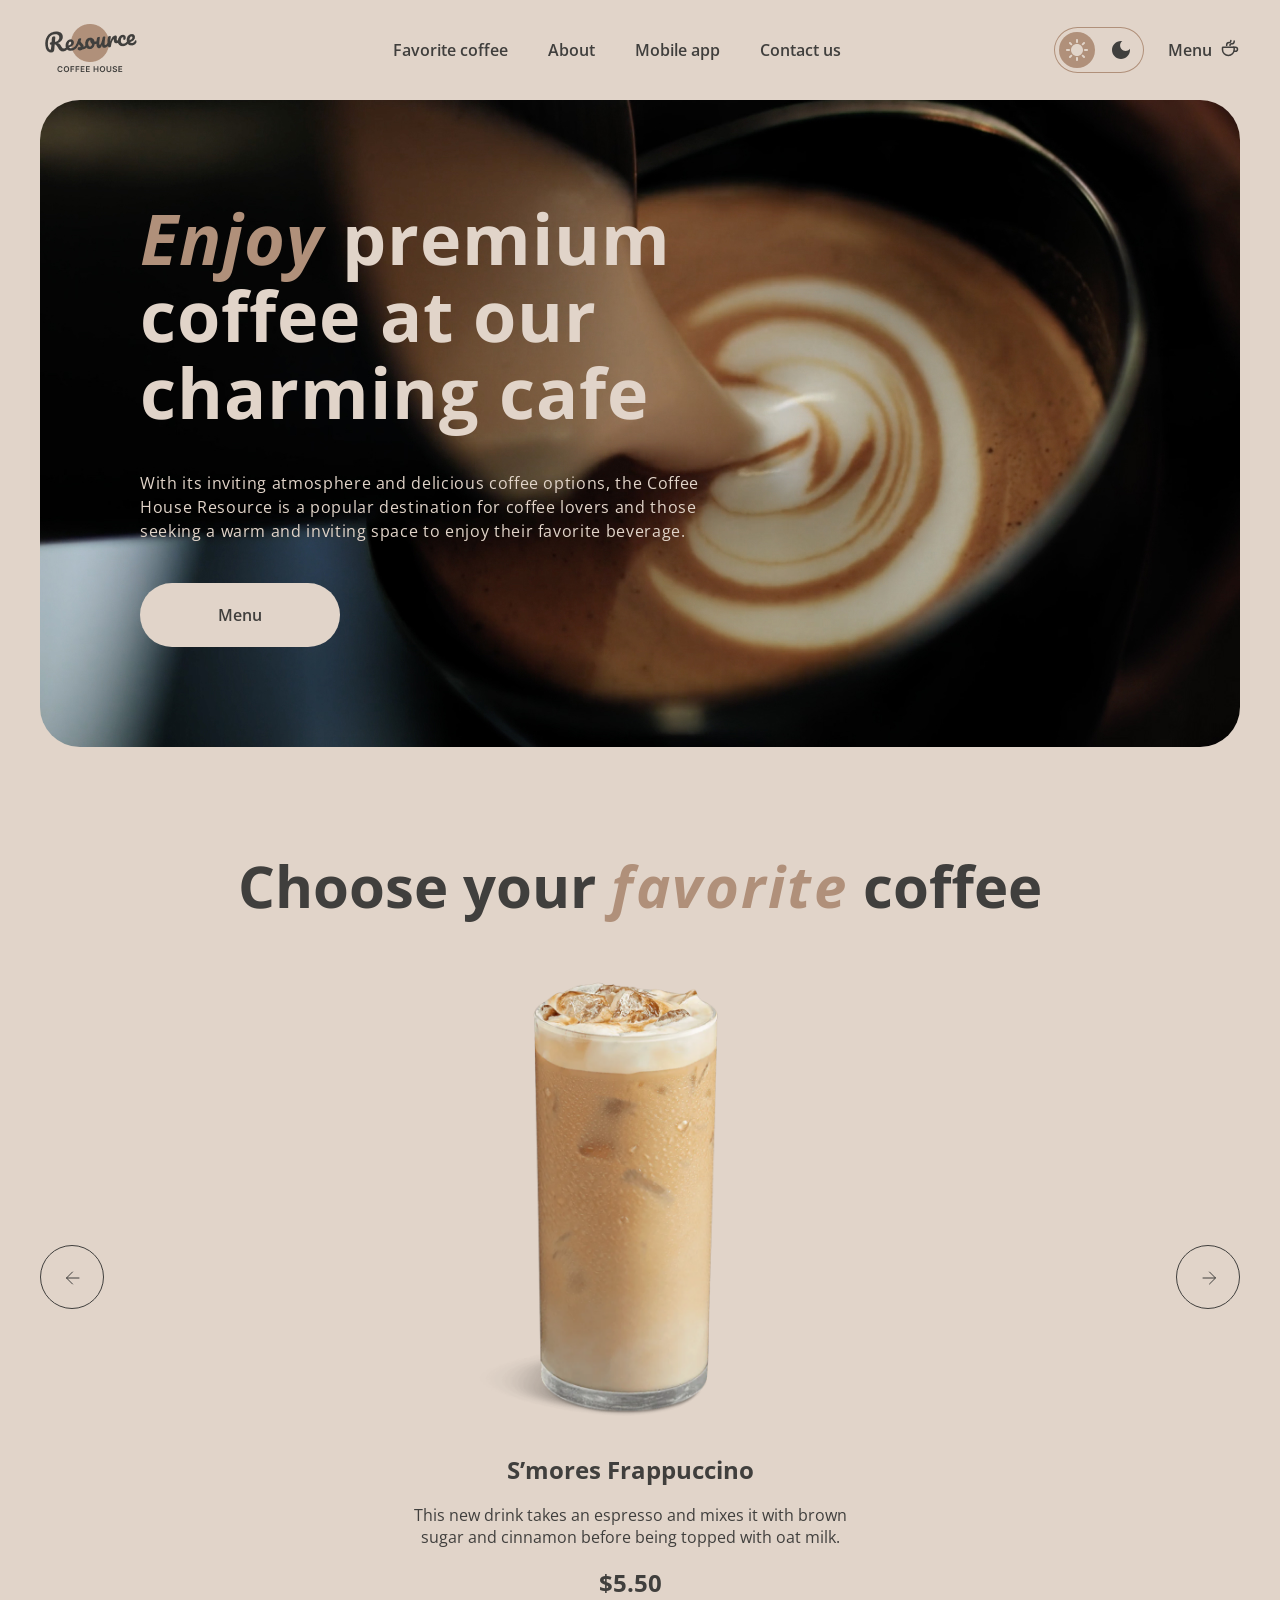
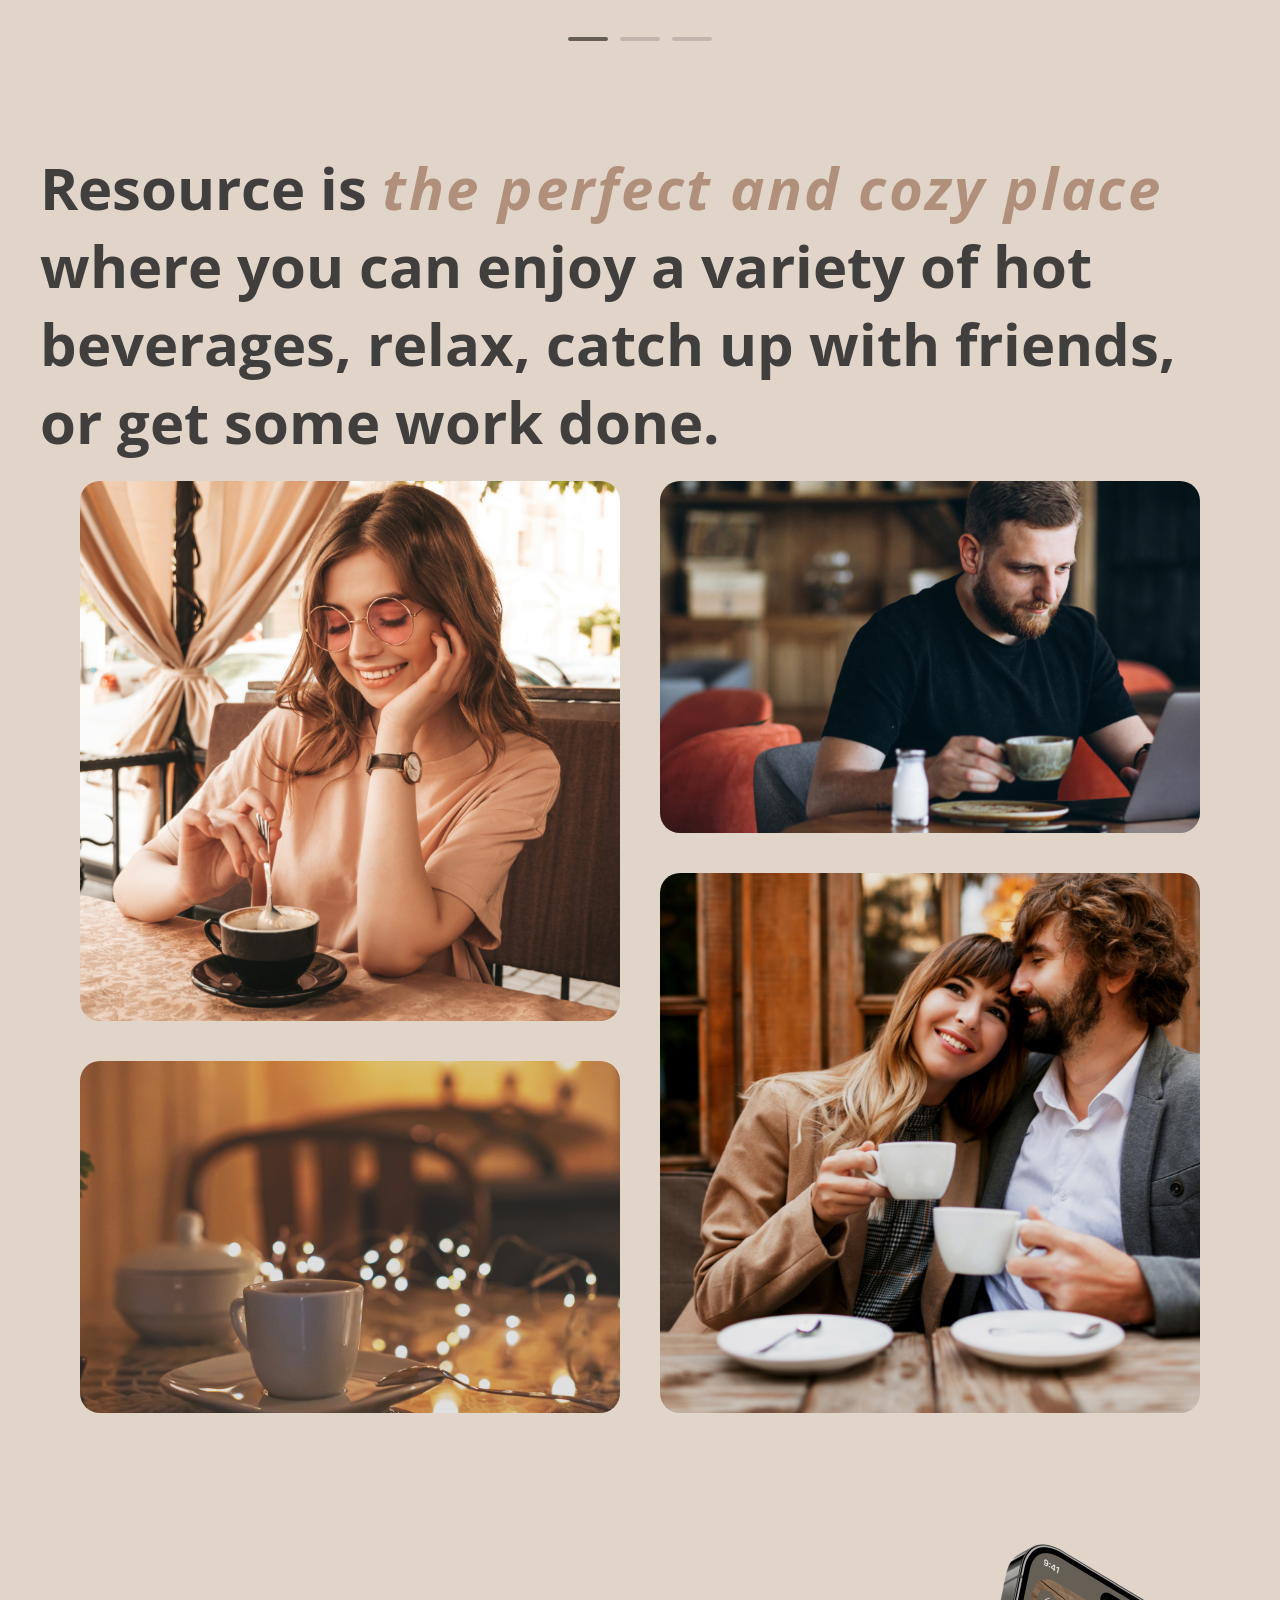
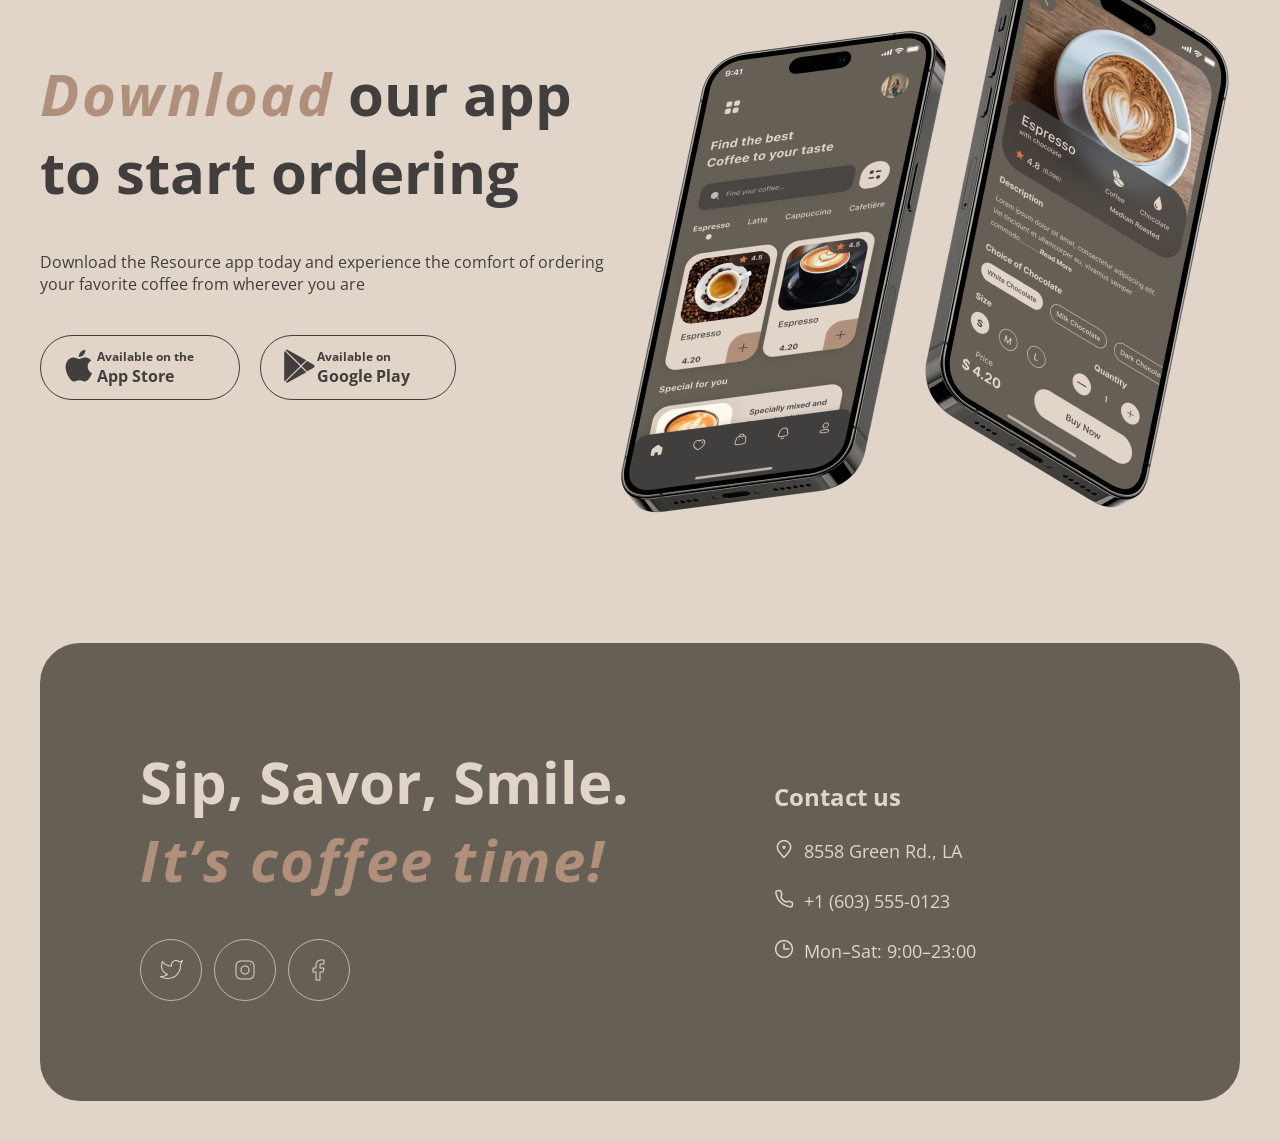
<file: index.html>
<!doctype html>
<html lang="en">
  <head>
    <meta charset="UTF-8" />
    <meta name="viewport" content="width=device-width, initial-scale=1.0" />
    <title>Coffee House</title>
    <link
      rel="shortcut icon"
      href="./img/home/coffee-slider-2.png"
      type="image/x-icon"
    />
    <link rel="stylesheet" href="./style/style.css" />
  </head>
  <body>
    <div class="page">
      <header class="header">
        <div class="logo">
          <img src="./img/logo.png" alt="logo" />
        </div>
        <nav class="header__nav">
          <ul class="nav__links">
            <li><a href="#favorite">Favorite coffee</a></li>
            <li><a href="#about">About</a></li>
            <li><a href="#mobile-app">Mobile app</a></li>
            <li><a href="#footer">Contact us</a></li>
          </ul>
        </nav>
        <div class="theme-toggle">
          <div class="theme-toggle__button active" data-theme="light">
            <img id="theme-toggle__sun" src="./img/Sun.svg" alt="Sun" />
          </div>
          <div class="theme-toggle__button" data-theme="dark">
            <img id="theme-toggle__moon" src="./img/Moon.svg" alt="Moon" />
          </div>
        </div>
        <div class="menu">
          <a href="./menu.html" id="menu-link">Menu</a>
          <img id="menu-cup" src="./img/coffee-cup.svg" alt="cup" />
        </div>
        <div class="header__menu">
          <label class="burger" id="burger"></label>
          <ul class="burger__links">
            <li><a href="#favorite">Favorite coffee</a></li>
            <li><a href="#about">About</a></li>
            <li><a href="#mobile-app">Mobile app</a></li>
            <li><a href="#footer">Contact us</a></li>
            <li>
              <a href="./menu.html" id="menu-link">Menu</a>
              <img id="menu-cup" src="./img/coffee-cup.svg" alt="" />
            </li>
          </ul>
        </div>
      </header>
      <main class="main">
        <section class="hero" id="hero">
          <div class="hero__container">
            <h1 class="hero__title">
              <span>Enjoy</span> premium coffee at our charming cafe
            </h1>
            <p class="hero__text">
              With its inviting atmosphere and delicious coffee options, the
              Coffee House Resource is a popular destination for coffee lovers
              and those seeking a warm and inviting space to enjoy their
              favorite beverage.
            </p>
            <a class="hero__button" href="./menu.html">Menu</a>
          </div>
        </section>
        <section id="favorite" class="favorite">
          <h2>Choose your <span>favorite</span> coffee</h2>
          <div class="slider">
            <div class="slider-button" id="slider-button-left">
              <svg
                width="24.000000"
                height="24.000000"
                viewBox="0 0 24 24"
                fill="none"
                xmlns="http://www.w3.org/2000/svg"
                xmlns:xlink="http://www.w3.org/1999/xlink"
              >
                <path
                  d="M6 12L18.5 12M12.5 18L18.5 12L12.5 6"
                  stroke-opacity="1.000000"
                  stroke-linejoin="round"
                  stroke-linecap="round"
                  transform="rotate(180 12 12)"
                ></path>
              </svg>
            </div>
            <div class="slider__content"></div>
            <div class="slider-button" id="slider-button-right">
              <svg
                width="24.000000"
                height="24.000000"
                viewBox="0 0 24 24"
                fill="none"
                xmlns="http://www.w3.org/2000/svg"
                xmlns:xlink="http://www.w3.org/1999/xlink"
              >
                <path
                  d="M6 12L18.5 12M12.5 18L18.5 12L12.5 6"
                  stroke-opacity="1.000000"
                  stroke-linejoin="round"
                  stroke-linecap="round"
                ></path>
              </svg>
            </div>
          </div>
          <div class="slider__hrs">
            <hr class="slider__hr active" />
            <hr class="slider__hr" />
            <hr class="slider__hr" />
          </div>
        </section>
        <section class="about" id="about">
          <h2>
            Resource is <span>the perfect and cozy place</span> where you can
            enjoy a variety of hot beverages, relax, catch up with friends, or
            get some work done.
          </h2>
          <div class="about__content">
            <div class="about__img">
              <img src="./img/home/about-1.jpg" alt="" />
            </div>
            <div class="about__img about__mini-img">
              <img src="./img/home/about-2.jpg" alt="" />
            </div>
            <div class="about__img about__mini-img">
              <img src="./img/home/about-3.jpg" alt="" />
            </div>
            <div class="about__img">
              <img src="./img/home/about-4.jpg" alt="" />
            </div>
          </div>
        </section>
        <section class="mobile-app" id="mobile-app">
          <div class="mobile-app__container">
            <h2><span>Download</span> our app to start ordering</h2>
            <p>
              Download the Resource app today and experience the comfort of
              ordering your favorite coffee from wherever you are
            </p>
            <div class="mobile-app__buttons">
              <div class="mobile-app__button">
                <img src="./img/home/app-store.svg" alt="app-store" />
                <div>
                  <h3>Available on the</h3>
                  <h4>App Store</h4>
                </div>
              </div>
              <div class="mobile-app__button">
                <img src="./img/home/google-play.svg" alt="google-play" />
                <div>
                  <h3>Available on</h3>
                  <h4>Google Play</h4>
                </div>
              </div>
            </div>
          </div>
          <img src="./img/home/mobile-screens.png" alt="" />
        </section>
      </main>
      <footer class="footer" id="footer">
        <div class="footer__social">
          <h2 id="footer__title">
            Sip, Savor, Smile.<br /><span> It’s coffee time!</span>
          </h2>
          <div class="social-links">
            <div class="social-link">
              <img src="./img/twitter.png" alt="twitter" />
            </div>
            <div class="social-link">
              <img src="./img/instagram.png" alt="instagram" />
            </div>
            <div class="social-link">
              <img src="./img/facebook.png" alt="facebook" />
            </div>
          </div>
        </div>
        <div class="footer__contacts-container">
          <h3>Contact us</h3>
          <div class="footer__contacts">
            <img src="./img/pin-alt.png" alt="pin-alt" />
            <a
              href="https://www.google.com/maps/place/%D0%AF%D0%BB%D1%82%D0%B0/@44.5006602,34.1334908,12.67z"
              target="_blank"
              rel="noopener"
              >8558 Green Rd., LA</a
            >
          </div>
          <div class="footer__contacts">
            <img src="./img/phone.png" alt="phone" />
            <a href="tel:+1(603)555-0123">+1 (603) 555-0123</a>
          </div>
          <div class="footer__contacts">
            <img src="./img/clock.png" alt="clock" />
            <a>Mon–Sat: 9:00–23:00</a>
          </div>
        </div>
      </footer>
    </div>
    <script src="index.js"></script>
  </body>
</html>
</file>
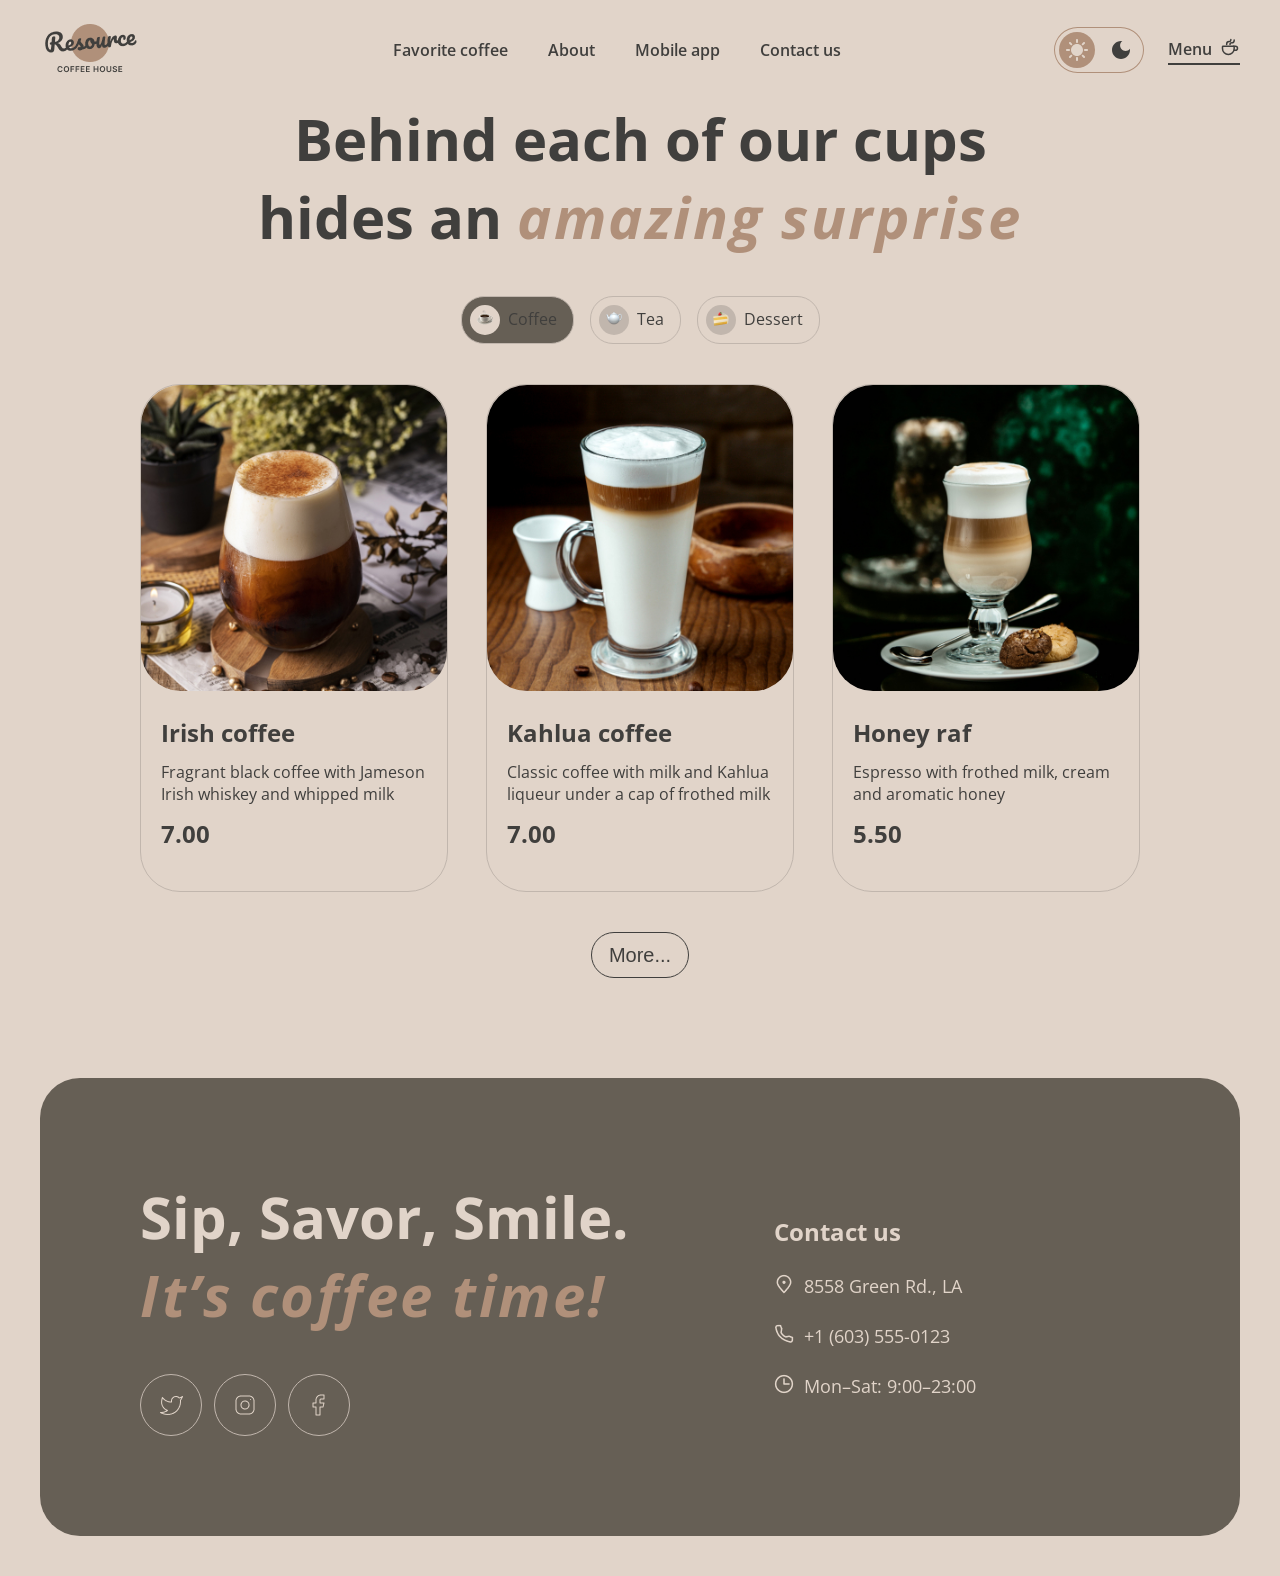
<file: menu.html>
<!doctype html>
<html lang="en">
  <head>
    <meta charset="UTF-8" />
    <meta name="viewport" content="width=device-width, initial-scale=1.0" />
    <title>Coffee House</title>
    <link
      rel="shortcut icon"
      href="./img/home/coffee-slider-2.png"
      type="image/x-icon"
    />
    <link rel="stylesheet" href="./style/style.css" />
  </head>
  <body>
    <div class="page">
      <header class="header">
        <div class="logo">
          <img src="./img/logo.png" alt="logo" />
        </div>
        <nav class="header__nav">
          <ul class="nav__links">
            <li><a href="./index.html#favorite">Favorite coffee</a></li>
            <li><a href="./index.html#about">About</a></li>
            <li><a href="./index.html#mobile-app">Mobile app</a></li>
            <li><a href="#footer">Contact us</a></li>
          </ul>
        </nav>
        <div class="theme-toggle">
          <div class="theme-toggle__button active" data-theme="light">
            <img id="theme-toggle__sun" src="./img/Sun.svg" alt="Sun" />
          </div>
          <div class="theme-toggle__button" data-theme="dark">
            <img id="theme-toggle__moon" src="./img/Moon.svg" alt="Moon" />
          </div>
        </div>
        <div class="menu menu__menu">
          <p id="menu-link">Menu</p>
          <img id="menu-cup" src="./img/coffee-cup.svg" alt="" />
        </div>
        <div class="header__menu">
          <label class="burger" id="burger"></label>
          <ul class="burger__links">
            <li><a href="./index.html#favorite">Favorite coffee</a></li>
            <li><a href="./index.html#about">About</a></li>
            <li><a href="./index.html#mobile-app">Mobile app</a></li>
            <li><a href="#footer">Contact us</a></li>
            <li>
              <a href="#" id="menu-link">Menu</a>
              <img id="menu-cup" src="./img/coffee-cup.svg" alt="" />
            </li>
          </ul>
        </div>
      </header>
      <main class="menu__container">
        <h1 class="menu-title">
          Behind each of our cups hides an <span>amazing surprise</span>
        </h1>
        <div class="categories">
          <div class="categories__category active" id="coffee-button">
            <div class="category__img">
              <img src="./img/menu/coffee.png" alt="coffee" />
            </div>
            <p>Coffee</p>
          </div>
          <div class="categories__category" id="tea-button">
            <div class="category__img">
              <img src="./img/menu/tea.png" alt="tea" />
            </div>
            <p>Tea</p>
          </div>
          <div class="categories__category" id="dessert-button">
            <div class="category__img">
              <img src="./img/menu/dessert.png" alt="dessert" />
            </div>
            <p>Dessert</p>
          </div>
        </div>
        <div class="cards"></div>
        <button class="cards__button" id="more-btn" hidden>More...</button>
      </main>
      <footer class="footer">
        <div class="footer__social">
          <h2 id="footer__title">
            Sip, Savor, Smile.<br /><span> It’s coffee time!</span>
          </h2>
          <div class="social-links">
            <div class="social-link">
              <img src="./img/twitter.png" alt="twitter" />
            </div>
            <div class="social-link">
              <img src="./img/instagram.png" alt="instagram" />
            </div>
            <div class="social-link">
              <img src="./img/facebook.png" alt="facebook" />
            </div>
          </div>
        </div>
        <div class="footer__contacts-container">
          <h3>Contact us</h3>
          <div class="footer__contacts">
            <img src="./img/pin-alt.png" alt="pin-alt" />
            <a
              href="https://www.google.com/maps/place/%D0%AF%D0%BB%D1%82%D0%B0/@44.5006602,34.1334908,12.67z"
              target="_blank"
              rel="noopener"
              >8558 Green Rd., LA</a
            >
          </div>
          <div class="footer__contacts">
            <img src="./img/phone.png" alt="phone" />
            <a href="tel:+1(603)555-0123">+1 (603) 555-0123</a>
          </div>
          <div class="footer__contacts">
            <img src="./img/clock.png" alt="clock" />
            <a>Mon–Sat: 9:00–23:00</a>
          </div>
        </div>
      </footer>
    </div>
    <script src="index.js"></script>
    <script src="menu.js"></script>
  </body>
</html>
</file>
<file: style/style.css>
@import url("https://fonts.googleapis.com/css2?family=Inter:ital,opsz,wght@0,14..32,100..900;1,14..32,100..900&family=Open+Sans:ital,wdth,wght@0,75..100,300..800;1,75..100,300..800&display=swap");

:root {
  --bg: #e1d4c9;
  --text-color-primary: #403f3d;
  --border: #c1b6ad;
}
[data-theme="dark"] {
  --bg: #1a1a1a;
  --text-color-primary: #e1d4c9;
  --border: #665f55;
}
html {
  scroll-behavior: smooth;
}
body {
  font-family: "Open Sans", sans-serif;
  transition:
    background-color 0.3s ease,
    color 0.3s ease;
}
body,
p,
h1,
h2,
h3,
h4,
h6 {
  margin: 0;
}
ul {
  list-style: none;
}
a {
  text-decoration: none;
  color: inherit;
}
a:hover {
  text-decoration: underline;
}

/***********************page*******************/
.page {
  max-width: 1360px;
  margin: auto;
  background-color: var(--bg);
  padding: 0 40px 40px 40px;
  @media (max-width: 652px) {
    padding: 0 16px 40px 16px;
  }
}
main {
  display: flex;
  flex-direction: column;
}
.main {
  gap: 100px;
}
h2 {
  color: var(--text-color-primary);
  font-size: 57.5px;
  @media (max-width: 528px) {
    font-size: 35px;
  }
}
h2 span {
  color: #b0907a;
  font-style: italic;
  letter-spacing: 2.5px;
}
/****************************header*************/
.header {
  display: flex;
  align-items: center;
  height: 100px;
  width: 100%;
  font-weight: 600;
  color: var(--text-color-primary);
}
.header__nav {
  display: flex;
  justify-content: center;
  width: 100%;
}
.nav__links {
  display: flex;
  gap: 40px;
  @media (max-width: 768px) {
    display: none;
  }
}
.theme-toggle {
  display: flex;
  gap: 8px;
  padding: 4px;
  border: 1px solid #b0907a;
  border-radius: 45px / 44px;
  width: 88px;
  justify-content: space-between;
  align-items: center;
  margin-right: 24px;
}
.theme-toggle__button {
  border-radius: 50%;
  width: 36px;
  height: 36px;
  display: flex;
  align-items: center;
  justify-content: center;
  cursor: pointer;
  transition: background-color 0.5s ease;
}
.theme-toggle__button.active {
  background-color: #b0907a;
}
.menu {
  display: flex;
  gap: 8px;
  align-items: center;
  height: 28px;
  @media (max-width: 768px) {
    display: none;
  }
}
.menu__menu {
  border-bottom: 2px solid var(--text-color-primary);
}
#menu-link {
  margin: 0;
  line-height: 150%;
}
#menu-cup {
  height: 20px;
  margin-bottom: 4px;
}
.header__menu {
  display: none;
  @media (max-width: 768px) {
    display: block;
  }
}
.burger {
  position: relative;
  z-index: 1;
  cursor: pointer;
  display: block;
  border: 1px solid var(--text-color-primary);
  border-radius: 22px;
  background: transparent;
  width: 44px;
  height: 44px;
}
.burger::before {
  content: "";
  left: 20%;
  position: absolute;
  display: block;
  width: 60%;
  height: 2px;
  bottom: 15px;
  border-radius: 10px;
  background: var(--text-color-primary);
  transition:
    bottom 0.3s,
    transform 0.3s 0.15s;
}
.burger::after {
  content: "";
  top: 15px;
  left: 20%;
  position: absolute;
  display: block;
  width: 60%;
  height: 2px;
  border-radius: 10px;
  background: var(--text-color-primary);
  bottom: 0;
  transition:
    bottom 0.3s 0.15s,
    transform 0.3s;
}
#burger.active::before {
  top: 20px;
  transform: rotate(-45deg);
}
#burger.active::after {
  top: 20px;
  transform: rotate(45deg);
}
.burger__links {
  top: 64px;
  right: 0;
  position: fixed;
  display: flex;
  flex-direction: column;
  align-items: center;
  justify-content: center;
  width: 100vw;
  height: calc(100vh - 64px);
  gap: 60px;
  z-index: 2;
  background: var(--bg);
  transform: translateX(100%);
  transition: 0.5s;
  font-size: 2rem;
}
.burger__links.active {
  transform: translateX(0);
  width: 100vw;
}
/******************************hero************************/
.hero {
  display: flex;
  flex-direction: column;
  padding: 100px;
  background-image: url("../img/home/img-hero.jpg");
  background-position: center;
  border-radius: 40px;
  color: #e1d4c9;
  @media (max-width: 528px) {
    padding: 60px 16px;
  }
}
.hero__container {
  display: flex;
  flex-direction: column;
  gap: 40px;
  max-width: 570px;
}
.hero__title {
  font-size: 70px;
  line-height: 110%;
  letter-spacing: 1px;
  @media (max-width: 528px) {
    font-size: 50px;
  }
}
.hero__text {
  line-height: 150%;
  letter-spacing: 0.65px;
}
.hero__button {
  background-color: var(--bg);
  color: #403f3d;
  width: 200px;
  height: 64px;
  border-radius: 32px;
  text-align: center;
  line-height: 64px;
  font-weight: 600;
}
.hero__title span {
  color: #b0907a;
  font-style: italic;
}

/**************************slider****************************/
.favorite {
  display: flex;
  flex-direction: column;
  align-items: center;
  gap: 30px;
  @media (max-width: 652px) {
    text-align: center;
  }
}
.slider {
  display: flex;
  justify-content: space-between;
  width: 100%;
  align-items: center;
  @media (max-width: 652px) {
    width: fit-content;
  }
}
.slide img {
  max-height: 480px;
  @media (max-width: 528px) {
    max-width: 100%;
    max-height: auto;
  }
}
.slider__content {
  position: relative;
  width: 100%;
  max-width: 480px;
  height: fit-content;
  overflow: hidden;
}
.slide {
  display: flex;
  flex-direction: column;
  align-items: center;
  max-width: 460px;
  text-align: center;
  gap: 18px;
  position: absolute;
  inset: 0;
  color: var(--text-color-primary);
  transform: translateX(100%);
  transition:
    transform 0.5s ease,
    opacity 0.5s ease;
}
.slide h3 {
  font-size: 24px;
}
.slider__hrs {
  display: flex;
  gap: 12px;
}
.slider__hr {
  height: 4px;
  width: 40px;
  background-color: #c1b6ad;
  border: none;
  border-radius: 2px;
}
.slider__hr.active {
  background-color: #665f55;
}
.slider-button {
  max-width: 64px;
  max-height: 64px;
  box-sizing: border-box;
  border: 1px solid var(--text-color-primary);
  border-radius: 32px;
  padding: 20px;
  cursor: pointer;
  @media (max-width: 652px) {
    display: none;
  }
}
.slider-button:hover {
  box-shadow: 0 4px 7px var(--text-color-primary);
}
.slider-button svg {
  stroke: var(--text-color-primary);
}
.slide.active {
  position: relative;
  transform: translateX(0);
}
.slide.left {
  transform: translateX(-120%);
}
.slide.right {
  transform: translateX(120%);
}
/*****************************about***********************/
.about__content {
  display: flex;
  flex-direction: column;
  align-content: space-evenly;
  flex-wrap: wrap;
  gap: 40px 0;
  max-height: 1100px;
  max-width: 100%;
  margin-top: 20px;
  @media (max-width: 1068px) and (min-width: 768px) {
    max-height: 775px;
  }
  @media (max-width: 768px) {
    flex-direction: row;
    gap: 40px;
    width: 100%;
    max-height: fit-content;
  }
}
.about__img {
  border-radius: 20px;
  width: 100%;
  max-width: 45%;
  height: auto;
  overflow: hidden;
  @media (max-width: 768px) {
    max-width: 100%;
  }
}

.about__img img {
  display: block;
  width: 100%;
  height: auto;
  object-fit: cover;
}

.about__mini-img {
  border-radius: 20px;
  width: 100%;
  max-width: 45%;
  height: auto;
  aspect-ratio: 660 / 430;
  @media (max-width: 768px) {
    display: none;
  }
}

.about__mini-img img {
  width: 100%;
  height: 100%;
  object-fit: cover;
}

@media (max-width: 768px) {
  .about__mini-img {
    display: none;
  }
}

/*****************************mobile-app***********************/

.mobile-app {
  display: flex;
  justify-content: space-between;
  align-items: center;
  @media (max-width: 1152px) {
    flex-direction: column;
  }
}
.mobile-app img {
  @media (max-width: 652px) {
    max-width: 100%;
    height: auto;
  }
}
.mobile-app__container {
  display: flex;
  flex-direction: column;
  gap: 40px;
  max-width: 630px;
  color: var(--text-color-primary);
}
.mobile-app__buttons {
  display: flex;
  gap: 20px;
  @media (max-width: 528px) {
    flex-direction: column;
  }
}
.mobile-app__button {
  display: flex;
  border: 1px solid var(--text-color-primary);
  padding: 12px 45px 12px 20px;
  border-radius: 32px;
}
.mobile-app__button:hover {
  cursor: pointer;
  box-shadow: 0 4px 7px var(--text-color-primary);
}
.mobile-app__button img {
  width: 36px;
  height: 36px;
  font-weight: 200;
  color: var(--text-color-primary);
}
.mobile-app__button h3 {
  font-size: 12px;
}
.mobile-app__button h4 {
  font-size: 16px;
}
/*****************************footer***********************/

.footer {
  background-color: #665f55;
  border-radius: 40px;
  display: flex;
  gap: 145px;
  color: #e1d4c9;
  padding: 100px;
  margin-top: 100px;

  @media (max-width: 1135px) {
    gap: 20px;
    justify-content: space-between;
  }
  @media (max-width: 1020px) {
    flex-direction: column;
  }
  @media (max-width: 528px) {
    padding: 16px;
  }
}
.footer__social {
  display: flex;
  flex-direction: column;
  gap: 40px;
  font-size: 42px;
}
#footer__title {
  color: #e1d4c9;
}
.social-links {
  display: flex;
  gap: 12px;
}
.social-link {
  border: 1px solid #c1b6ad;
  width: 60px;
  height: 60px;
  border-radius: 50%;
  display: flex;
  align-items: center;
  justify-content: center;
}
.social-link:hover {
  cursor: pointer;
  box-shadow: 0 4px 7px var(--text-color-primary);
}
.footer__contacts-container h3 {
  font-size: 24px;
  line-height: 100%;
}
.footer__contacts-container {
  display: flex;
  flex-direction: column;
  gap: 30px;
  font-size: 18px;
  font-weight: 400;
  align-self: center;
  @media (max-width: 1020px) {
    align-self: flex-start;
  }
}
.footer__contacts {
  display: flex;
  height: 20px;
  gap: 10px;
}

/*******************************menu************************************/

.menu__container {
  display: flex;
  flex-direction: column;
  align-items: center;
  text-align: center;
  color: var(--text-color-primary);
}
.menu-title {
  color: var(--text-color-primary);
  font-size: 57.5px;
  max-width: 800px;
}
.menu-title span {
  color: #b0907a;
  font-style: italic;
  letter-spacing: 2.5px;
}
.categories {
  display: flex;
  gap: 16px;
}
.categories__category {
  display: flex;
  gap: 8px;
  border: 1px solid #c1b6ad;
  border-radius: 23px;
  padding: 8px 16px 8px 8px;
}
.categories__category.active {
  background-color: #665f55;
}
.categories__category:hover {
  cursor: pointer;
  box-shadow: 0 4px 7px var(--text-color-primary);
}
.categories__category.active:hover {
  cursor: initial;
  box-shadow: none;
}
.categories__category p {
  line-height: 28px;
}
.category__img {
  background-color: #c1b6ad;
  border-radius: 15px;
  width: 30px;
  height: 30px;
}
.categories__category.active .category__img {
  background-color: var(--bg);
}
.categories__category img {
  width: 16px;
  vertical-align: middle;
  text-align: center;
}
.menu__container {
  gap: 40px;
}
.cards {
  display: flex;
  justify-content: center;
  flex-wrap: wrap;
  width: 100%;
  gap: 38px;
}
.cards__card {
  width: 306px;
  height: 506px;
  border-radius: 40px;
  border: 1px solid #c1b6ad;
}
.cards__card:hover {
  cursor: pointer;
  box-shadow: 0 4px 7px var(--text-color-primary);
}
.card__container {
  display: flex;
  flex-direction: column;
  align-items: flex-start;
  padding: 20px;
  gap: 12px;
  text-align: start;
  height: 100%;
}
.card__img {
  border-radius: 40px;
  object-fit: contain;
  width: 100%;
}
.cards__card h2 {
  color: var(--text-color-primary);
  font-size: 24px;
}
.card__price {
  justify-self: flex-end;
}
.cards__button {
  background-color: transparent;
  box-shadow: none;
  border: 1px solid var(--text-color-primary);
  color: var(--text-color-primary);
  font-size: 20px;
  width: 98px;
  height: 46px;
  border-radius: 23px;
}
.cards__button:hover {
  cursor: pointer;
  box-shadow: 0 4px 7px var(--text-color-primary);
}
.card-details {
  display: flex;
  background-color: var(--bg);
  padding: 16px;
  border-radius: 40px;
  gap: 20px;
  max-width: 768px;
  margin: 40px;
}
.card-details img {
  border-radius: 40px;
  width: 310px;
  height: 310px;
  @media (max-width: 571px) {
    display: none;
  }
  @media (max-width: 685px) {
    width: 200px;
    height: 200px;
  }
}
.card-ditails-container {
  display: flex;
  align-items: center;
  justify-content: center;
  position: fixed;
  background-color: rgba(24, 28, 41, 0.8);
  width: 100vw;
  height: 100vh;
  top: 0;
}
.details-info {
  display: flex;
  flex-direction: column;
  gap: 20px;
  align-items: flex-start;
}
.details-size {
  display: flex;
  flex-direction: column;
  gap: 8px;
  align-items: flex-start;
}
.details-size__buttons {
  display: flex;
  gap: 8px;
}
.details__btn {
  font: inherit;
  font-weight: 600;
  height: 46px;
  background-color: transparent;
  border: 1px solid var(--text-color-primary);
  padding: 8px;
  border-radius: 24px;
  display: flex;
  align-items: center;
  text-align: center;
  justify-content: center;
  color: inherit;
}
.details__btn.active {
  background-color: #665f55;
  color: #e1d4c9;
}
.details__btn:hover {
  cursor: pointer;
  background-color: #665f55;
  color: #e1d4c9;
}
.details-size__btn {
  gap: 8px;
}
.details-size__btn span {
  display: block;
  background-color: var(--border);
  line-height: 30px;
  width: 30px;
  height: 30px;
  border-radius: 15px;
}
.details-size__btn.active span {
  background-color: var(--bg);
  color: var(--text-color-primary);
}
.details-price {
  width: 100%;
  display: flex;
  justify-content: space-between;
}
#details__close-btn {
  width: 100%;
}
.details-warn {
  width: 100%;
}
.details-warn span {
  font-size: 12px;
  text-align: start;
}
.details-warn p {
  border: 1px solid;
  border-radius: 50%;
  width: 40px;
  height: 16px;
  line-height: 16px;
}
.details-warn hr {
  width: 100%;
  height: 2px;
  background-color: var(--text-color-primary);
  opacity: 0.3;
  border-style: none;
}
.details-warn__info {
  display: flex;
  gap: 12px;
}
.disable-scroll {
  overflow: hidden;
}
</file>
